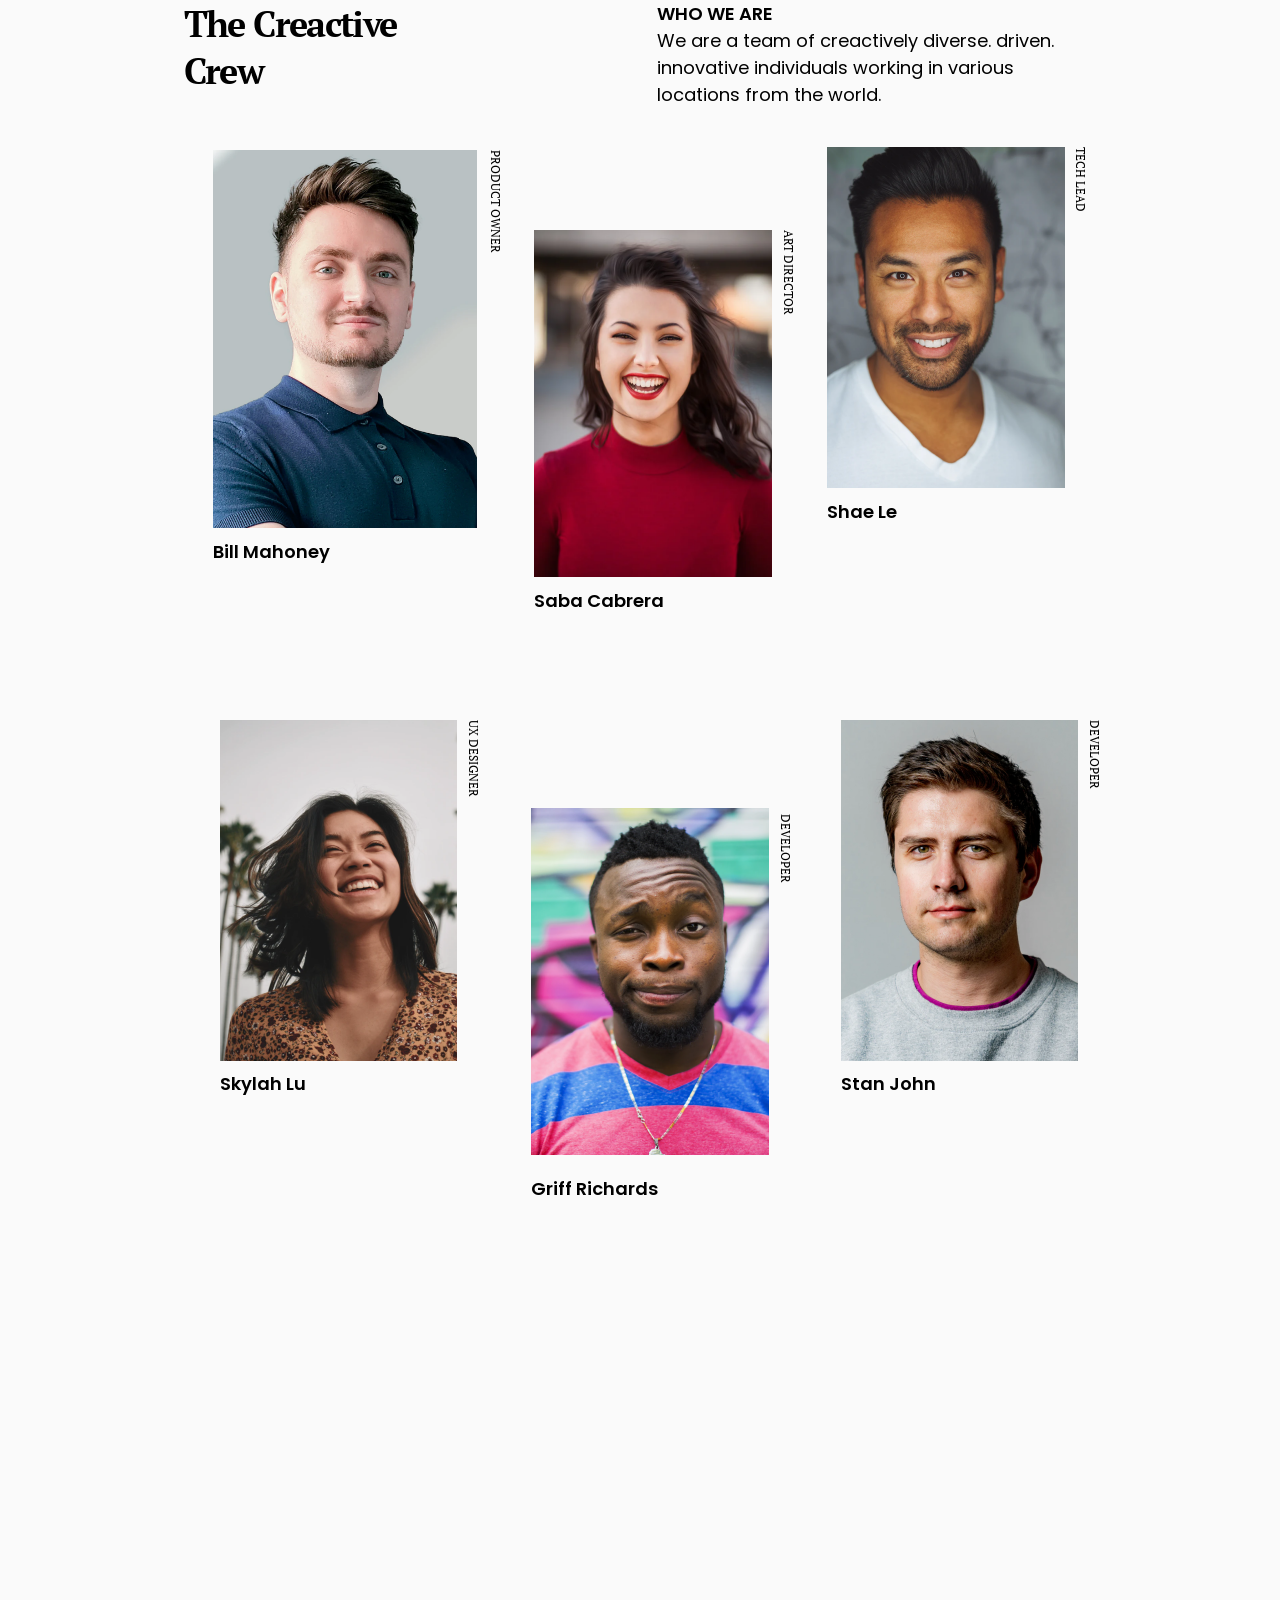
<file: index.html>
<!DOCTYPE html>
<html lang="en">
<head>
    <meta charset="UTF-8">
    <meta name="viewport" content="width=device-width, initial-scale=1.0">
    <link rel="stylesheet" href="styles.css">
    <link rel="preconnect" href="https://fonts.googleapis.com">
<link rel="preconnect" href="https://fonts.gstatic.com" crossorigin>
<link href="https://fonts.googleapis.com/css2?family=PT+Serif&display=swap" rel="stylesheet">
<link rel="preconnect" href="https://fonts.googleapis.com">
<link rel="preconnect" href="https://fonts.gstatic.com" crossorigin>
<link href="https://fonts.googleapis.com/css2?family=Poppins&display=swap" rel="stylesheet">
<link rel="preconnect" href="https://fonts.googleapis.com">
<link rel="preconnect" href="https://fonts.gstatic.com" crossorigin>
<link href="https://fonts.googleapis.com/css2?family=PT+Serif&display=swap" rel="stylesheet">
    <title>My Team Page Challenge</title>
</head>
<body>
    <div class="container">
        <section class="main-header">
        <header>
        <h1>The Creactive Crew</h1>
        </header>
       <header>
        <h2>Who we are</h2>
        <p>We are a team of creactively diverse. driven. innovative individuals working in various locations from the world. </p>
       </header>
        </section>
        <main>
            <div class="content-container">
            <section class="main-content">
            <div class="photo1">
                <figure>
                    <img src="photo1.png" alt="firstphoto" style="width:100%">
                    <figcaption class="fig1" >Product Owner</figcaption>
                  </figure>
                <h3 class="fixed-space">Bill Mahoney</h3>
    
            </div>
            </section>
            <section class="main-content2">
                <div class="photo2">
                    <figure>
                        <img src="photo2.png" alt="secondphoto" style="width:100%">
                        <figcaption class="fig2">Art Director</figcaption>
                      </figure>
                      <h3 class="fixed-space">Saba Cabrera</h3>
        
                </div>
                </section>
                <section class="main-content3">
                    <div class="photo3">
                        <figure>
                            <img src="photo3.png" alt="thirdphoto" style="width:100%">
                            <figcaption class="fig3">Tech Lead</figcaption>
                          </figure>
                          <h3 class="fixed-space">Shae Le</h3>
            
                    </div>
                    </section>
                   
                    </main>
                    <div class="second-container">
                        <section class="second-set-photos1">
                            <figure>
                                <img src="photo4.png" alt="fourthphoto" style="width: 100%;"/>
                                <figcaption class="uxfig">ux designer</figcaption>
                            </figure>
                            <h3 class="fixed-space">Skylah Lu</h1>
                        </section>
                      
                       <section class="second-set-photos2">
                        <figure>
                            <img src="photo5.png" alt="fifthphoto" style="width: 100%;"/>
                            <figcaption class="designfig">developer</figcaption>
                        </figure>
                       <h3>Griff Richards</h1>
                    </section>
                    <section class="second-set-photos3">
                        <figure>
                            <img src="photo6.png" alt="sixphoto" style="width: 100%;"/>
                            <figcaption class="devfig">developer</figcaption>
                        </figure>
                        <h3 class="fixed-space">Stan John</h1>
                    </section>
                   </div>
                   
                   
                   
                 
       
                </div>
                    
       

    </div>
    
    
</body>
</html>
</file>
<file: styles.css>
*{
    margin: 0;
    padding: 0;
    box-sizing: border-box;
}

body{
    background-color: #FAFAFA;
    margin: 0 auto;
    
    max-width: 100%;
    min-height: 100vh;
    
    
}

.container{
width: min(90%,);
 height: 1489px;

    
}

h1{
    width: 290px;
    height: 47px;
    color: #000;
    font-size: 36px;
    font-family: 'PT Serif', serif;
    font-weight: 700;
   line-height: normal;
   letter-spacing: -1.62px;
  
}

h2{
    font-family: 'Poppins', sans-serif;
    font-weight: 600;
    font-size: 18px;
    line-height: 27px;
    text-transform: uppercase;


}

p{
    width: 439px;
    height: 87px;
    font-family: 'Poppins', sans-serif;
    color: #000;
    font-size: 18px;
    font-style: normal;
    font-weight: 400;
    line-height: normal;
}

.main-header{
    width: 100%;
    display: flex;
    justify-content: space-evenly;
    position:absolute;
    right: 0;
    top: 0px;}

    

    .photo1{
        width: 264px;
        height: 383px;
        position: relative;
        bottom: 50px;
        left: 78px;
       }

       .photo2{
        width: 238px;
        height: 347px;
        position: relative;
        top: 30px;
        
       }

       .photo3{
        width: 238px;
        height: 341px;
        position: relative;
        right: 80px;
        bottom: 53px;
       }


       .fig1{
        transform:rotate(90deg);
        text-transform: uppercase;
        position: relative;
        left: 150px;
        top: -258px;
        font-family: 'PT Serif', serif;
        font-weight: 400;
        font-size: 12px;
        line-height: 15.9px;
    }
    .fig2{
        transform:rotate(90deg);
        position: relative;
        text-transform: uppercase;
        left: 135px;
        top: -240px;
        font-family: 'PT Serif', serif;
        font-weight: 400;
        font-size: 12px;
        line-height: 15.9px;
    }

    .fig3{
        transform:rotate(90deg);
        position: relative;
        text-transform: uppercase;
        left: 134px;
        top: -234px;
        font-family: 'PT Serif', serif;
        font-weight: 400;
        font-size: 12px;
        line-height: 15.9px;
    }

    h3{
        font-family: 'Poppins', sans-serif;
        font-weight: 600;
        font-size: 18px;
        line-height: 27px;
    }

    .fixed-space{
        position: relative;
        bottom: 10px;
    }

    .content-container{
        display: flex;
        justify-content: space-evenly;
        margin-top: 200px;}

        .second-container{
            position: relative;
            top: 200px;
            width: 100%;
            margin: 0 auto;
            display: flex;
            justify-content: space-evenly;
            align-items: center;
            
        }

        .second-set-photos1{
            width: 237px;
            height: 341px;
            position: relative;
            
        bottom: 80px;
        left: 78px;
        }

        .second-set-photos2{
            width: 238px;
           height: 374px;
           position: relative;
           left: 10px;
           top:25px;


        }

        .second-set-photos3{
            width: 237px;
            height: 341px;
            position: relative;
            bottom: 80px;
            right: 60px;
            
        }

        .uxfig{
            font-family: 'PT Serif', serif;
            font-weight: 400;
            font-size: 12px;
            line-height: 15.9px;
            text-transform: uppercase;
            position: relative;
            left: 135px;
            bottom: 234px;
            transform:rotate(90deg);  /*Rotates the text*/}

            .designfig{
                font-family: 'PT Serif', serif;
                font-weight: 400;
                font-size: 12px; 
                line-height: 15.9px;
                text-transform: uppercase;
                position: relative;
            left: 135px;
            bottom: 234px;
                transform:rotate(90deg);
            }

            .devfig{
                font-family: 'PT Serif', serif;
                font-weight: 400;
                font-size: 12px; 
                line-height: 15.9px; 
                text-transform: uppercase;
                position: relative;
            left: 135px;
            bottom: 234px;
                transform:rotate(90deg);
            }

            @media screen and (max-width: 375px;) {
               .main-header{
               font-size: 12px;
                
            }
</file>
